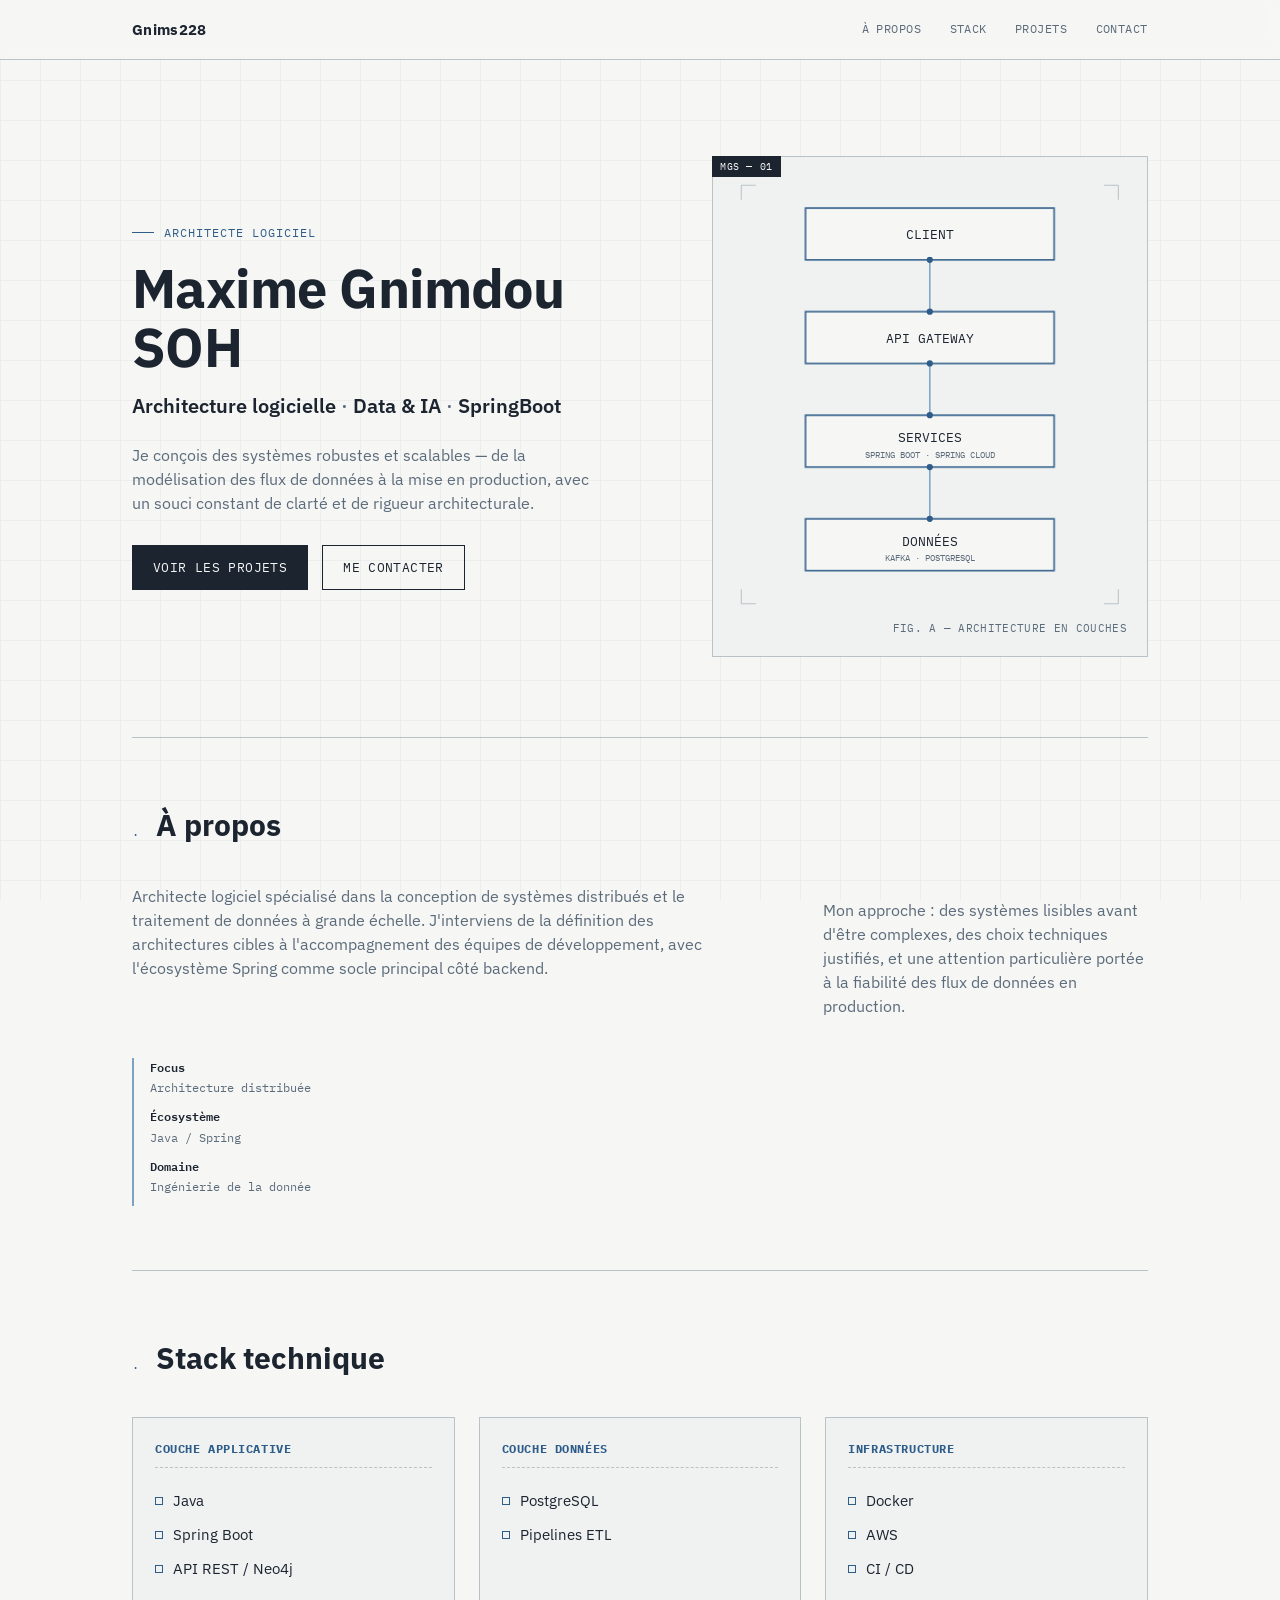
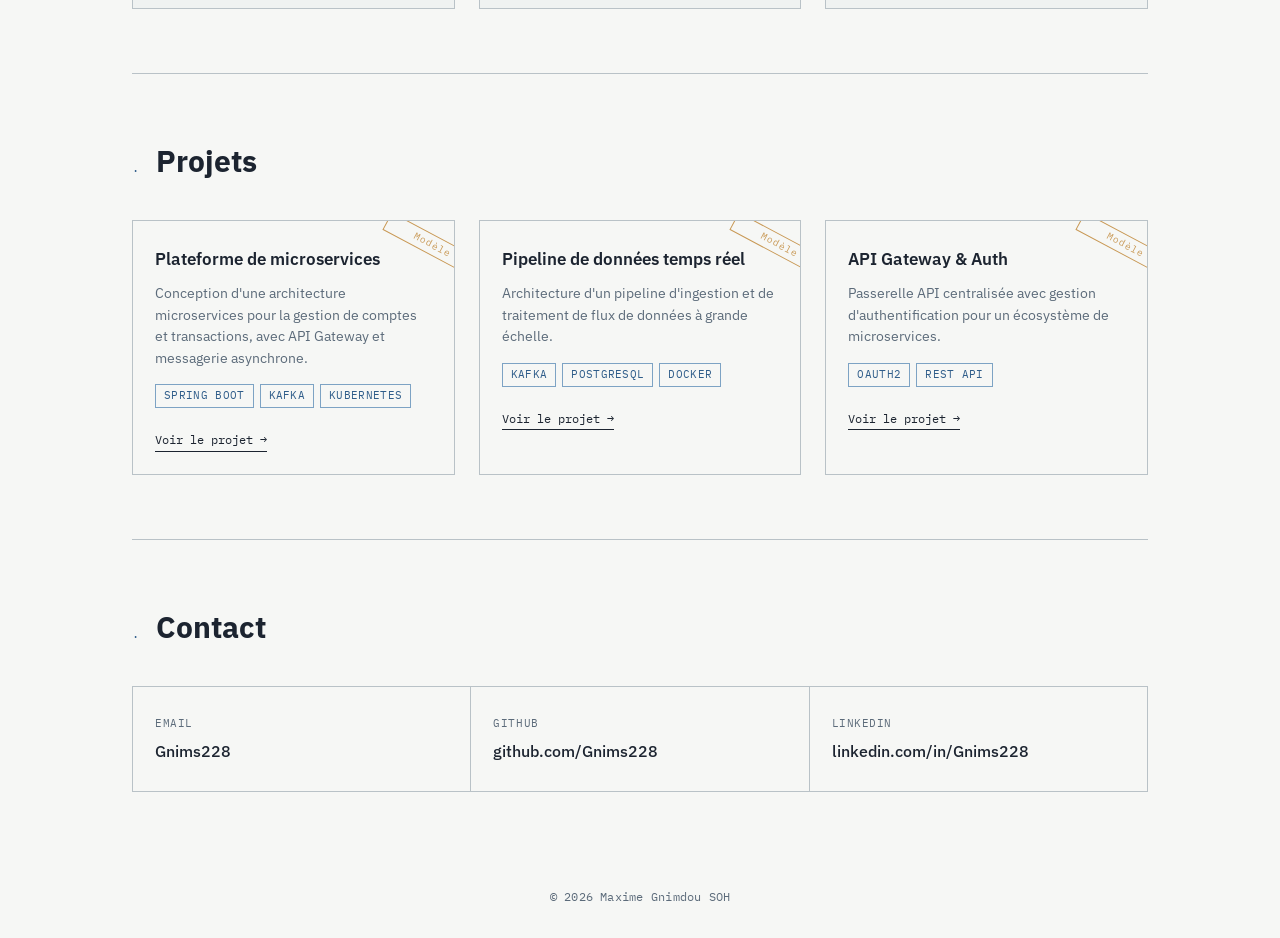
<file: index.html>
<!DOCTYPE html>
<html lang="fr">
<head>
    <meta charset="UTF-8">
    <meta name="viewport" content="width=device-width, initial-scale=1.0">
    <title>Maxime Gnimdou SOH — Architecte Logiciel</title>
    <meta name="description" content="Portfolio de Maxime Gnimdou SOH, architecte logiciel spécialisé en data et Spring.">
    <link rel="preconnect" href="https://fonts.googleapis.com">
    <link rel="preconnect" href="https://fonts.gstatic.com" crossorigin>
    <link href="https://fonts.googleapis.com/css2?family=IBM+Plex+Sans:wght@400;500;600;700&family=IBM+Plex+Mono:wght@400;500;600&display=swap" rel="stylesheet">
    <link rel="stylesheet" href="style.css">
</head>
<body>

<div class="grid-bg" aria-hidden="true"></div>

<header class="nav">
    <div class="nav-inner">
        <div class="nav-name"><strong>Gnims228</strong></div>
        <nav class="nav-links">
            <a href="#apropos">À propos</a>
            <a href="#stack">Stack</a>
            <a href="#projets">Projets</a>
            <a href="#contact">Contact</a>
        </nav>
    </div>
</header>

<main class="wrap">

    <!-- ============ HERO ============ -->
    <section class="hero" style="border-top:none; padding-top:96px;">
        <div>
            <div class="hero-eyebrow">Architecte Logiciel</div>
            <h1>Maxime Gnimdou<br>SOH</h1>
            <p class="role"> <strong>Architecture logicielle</strong> · <strong>Data & IA</strong> · <strong>SpringBoot</strong></p>
            <p class="lede">
                Je conçois des systèmes robustes et scalables — de la modélisation des flux de données
                à la mise en production, avec un souci constant de clarté et de rigueur architecturale.
            </p>
            <div class="hero-cta">
                <a href="#projets" class="btn primary">Voir les projets</a>
                <a href="#contact" class="btn ghost">Me contacter</a>
            </div>
        </div>

        <div class="diagram-frame">
            <svg viewBox="0 0 380 420" xmlns="http://www.w3.org/2000/svg" role="img" aria-label="Schéma d'une architecture logicielle en couches">
                <!-- repères de coin façon plan technique -->
                <g stroke="#B9C2C7" stroke-width="1">
                    <path d="M8,8 L8,22 M8,8 L22,8"/>
                    <path d="M372,8 L372,22 M372,8 L358,8"/>
                    <path d="M8,412 L8,398 M8,412 L22,412"/>
                    <path d="M372,412 L372,398 M372,412 L358,412"/>
                </g>

                <!-- ligne verticale de liaison -->
                <line class="draw-line" x1="190" y1="55" x2="190" y2="365" stroke="#7DA3C4" stroke-width="1.5"/>

                <!-- CLIENT -->
                <rect class="draw-rect" x="70" y="30" width="240" height="50" fill="#F6F7F5" stroke="#2F5D8A" stroke-width="1.5"/>
                <text x="190" y="60" text-anchor="middle" font-family="IBM Plex Mono, monospace" font-size="13" fill="#1C2430">CLIENT</text>

                <!-- API GATEWAY -->
                <rect class="draw-rect" x="70" y="130" width="240" height="50" fill="#F6F7F5" stroke="#2F5D8A" stroke-width="1.5"/>
                <text x="190" y="160" text-anchor="middle" font-family="IBM Plex Mono, monospace" font-size="13" fill="#1C2430">API GATEWAY</text>

                <!-- SERVICES -->
                <rect class="draw-rect" x="70" y="230" width="240" height="50" fill="#F6F7F5" stroke="#2F5D8A" stroke-width="1.5"/>
                <text x="190" y="256" text-anchor="middle" font-family="IBM Plex Mono, monospace" font-size="13" fill="#1C2430">SERVICES</text>
                <text x="190" y="271" text-anchor="middle" font-family="IBM Plex Mono, monospace" font-size="9" fill="#5C6B7A">SPRING BOOT · SPRING CLOUD</text>

                <!-- DONNEES -->
                <rect class="draw-rect" x="70" y="330" width="240" height="50" fill="#F6F7F5" stroke="#2F5D8A" stroke-width="1.5"/>
                <text x="190" y="356" text-anchor="middle" font-family="IBM Plex Mono, monospace" font-size="13" fill="#1C2430">DONNÉES</text>
                <text x="190" y="371" text-anchor="middle" font-family="IBM Plex Mono, monospace" font-size="9" fill="#5C6B7A">KAFKA · POSTGRESQL</text>

                <!-- connecteurs -->
                <g fill="#2F5D8A">
                    <circle cx="190" cy="80" r="3"/>
                    <circle cx="190" cy="130" r="3"/>
                    <circle cx="190" cy="180" r="3"/>
                    <circle cx="190" cy="230" r="3"/>
                    <circle cx="190" cy="280" r="3"/>
                    <circle cx="190" cy="330" r="3"/>
                </g>
            </svg>
            <div class="diagram-caption">FIG. A — ARCHITECTURE EN COUCHES</div>
        </div>
    </section>

    <!-- ============ A PROPOS ============ -->
    <section id="apropos">
        <div class="section-head">
            <span class="fig">.</span>
            <h2>À propos</h2>
        </div>
        <div class="grid-two">
            <p>
                Architecte logiciel spécialisé dans la conception de systèmes distribués et le traitement
                de données à grande échelle. J'interviens de la définition des architectures cibles à
                l'accompagnement des équipes de développement, avec l'écosystème Spring comme socle
                principal côté backend.
            </p>
            <p>
                Mon approche : des systèmes lisibles avant d'être complexes, des choix techniques justifiés,
                et une attention particulière portée à la fiabilité des flux de données en production.
            </p>
            <div class="side-note">
                <div><span>Focus</span>Architecture distribuée</div>
                <div><span>Écosystème</span>Java / Spring</div>
                <div><span>Domaine</span>Ingénierie de la donnée</div>
            </div>
        </div>
    </section>

    <!-- ============ STACK ============ -->
    <section id="stack">
        <div class="section-head">
            <span class="fig">.</span>
            <h2>Stack technique</h2>
        </div>
        <div class="stack-grid">
            <div class="module">
                <h3>Couche applicative</h3>
                <ul>
                    <li>Java</li>
                    <li>Spring Boot</li>
                    <!--<li>Spring Cloud</li>-->
                    <!--<li>Architecture hexagonale</li>-->
                    <li>API REST / Neo4j</li>
                </ul>
            </div>
            <div class="module">
                <h3>Couche données</h3>
                <ul>
                    <li>PostgreSQL</li>
                    <!--<li>Apache Kafka</li>-->
                    <!--<li>Redis</li>-->
                    <li>Pipelines ETL</li>
                </ul>
            </div>
            <div class="module">
                <h3>Infrastructure</h3>
                <ul>
                    <li>Docker</li>
                    <!--<li>Kubernetes</li>-->
                    <li>AWS</li>
                    <li>CI / CD</li>
                </ul>
            </div>
        </div>
    </section>

    <!-- ============ PROJETS ============ -->
    <!-- Section modèle : remplace le titre, la description, les tags et le lien de chaque carte par tes vrais projets. -->
    <section id="projets">
        <div class="section-head">
            <span class="fig">.</span>
            <h2>Projets</h2>
        </div>
        <div class="projects-grid">

            <!-- MODIFIE-MOI : projet 1 -->
            <div class="project-card">
                <div class="stamp">Modèle</div>
                <h3>Plateforme de microservices</h3>
                <p>Conception d'une architecture microservices pour la gestion de comptes et transactions, avec API Gateway et messagerie asynchrone.</p>
                <div class="tag-row">
                    <span class="tag">Spring Boot</span>
                    <span class="tag">Kafka</span>
                    <span class="tag">Kubernetes</span>
                </div>
                <a href="#" class="project-link">Voir le projet →</a>
            </div>

            <!-- MODIFIE-MOI : projet 2 -->
            <div class="project-card">
                <div class="stamp">Modèle</div>
                <h3>Pipeline de données temps réel</h3>
                <p>Architecture d'un pipeline d'ingestion et de traitement de flux de données à grande échelle.</p>
                <div class="tag-row">
                    <span class="tag">Kafka</span>
                    <span class="tag">PostgreSQL</span>
                    <span class="tag">Docker</span>
                </div>
                <a href="#" class="project-link">Voir le projet →</a>
            </div>

            <!-- MODIFIE-MOI : projet 3 -->
            <div class="project-card">
                <div class="stamp">Modèle</div>
                <h3>API Gateway & Auth</h3>
                <p>Passerelle API centralisée avec gestion d'authentification pour un écosystème de microservices.</p>
                <div class="tag-row">
                    <!--<span class="tag">Spring Cloud</span>-->
                    <span class="tag">OAuth2</span>
                    <span class="tag">REST API</span>
                </div>
                <a href="#" class="project-link">Voir le projet →</a>
            </div>

        </div>
    </section>

    <!-- ============ CONTACT ============ -->
    <!-- MODIFIE-MOI : remplace les valeurs ci-dessous par tes vrais liens -->
    <section id="contact">
        <div class="section-head">
            <span class="fig">.</span>
            <h2>Contact</h2>
        </div>
        <div class="contact-grid">
            <div class="contact-port">
                <div class="label">Email</div>
                <a class="value" href="mailto:gnimdou.soh.ppep@gmail.com">Gnims228</a>
            </div>
            <div class="contact-port">
                <div class="label">GitHub</div>
                <a class="value" href="https://github.com/Gnims228" target="_blank" rel="noopener">github.com/Gnims228</a>
            </div>
            <div class="contact-port">
                <div class="label">LinkedIn</div>
                <a class="value" href="https://www.linkedin.com/in/gnimdou-maxime-soh-4829111b9" target="_blank" rel="noopener">linkedin.com/in/Gnims228</a>
            </div>
        </div>
    </section>

</main>

<footer>
    © 2026 Maxime Gnimdou SOH
</footer>

</body>
</html>
</file>
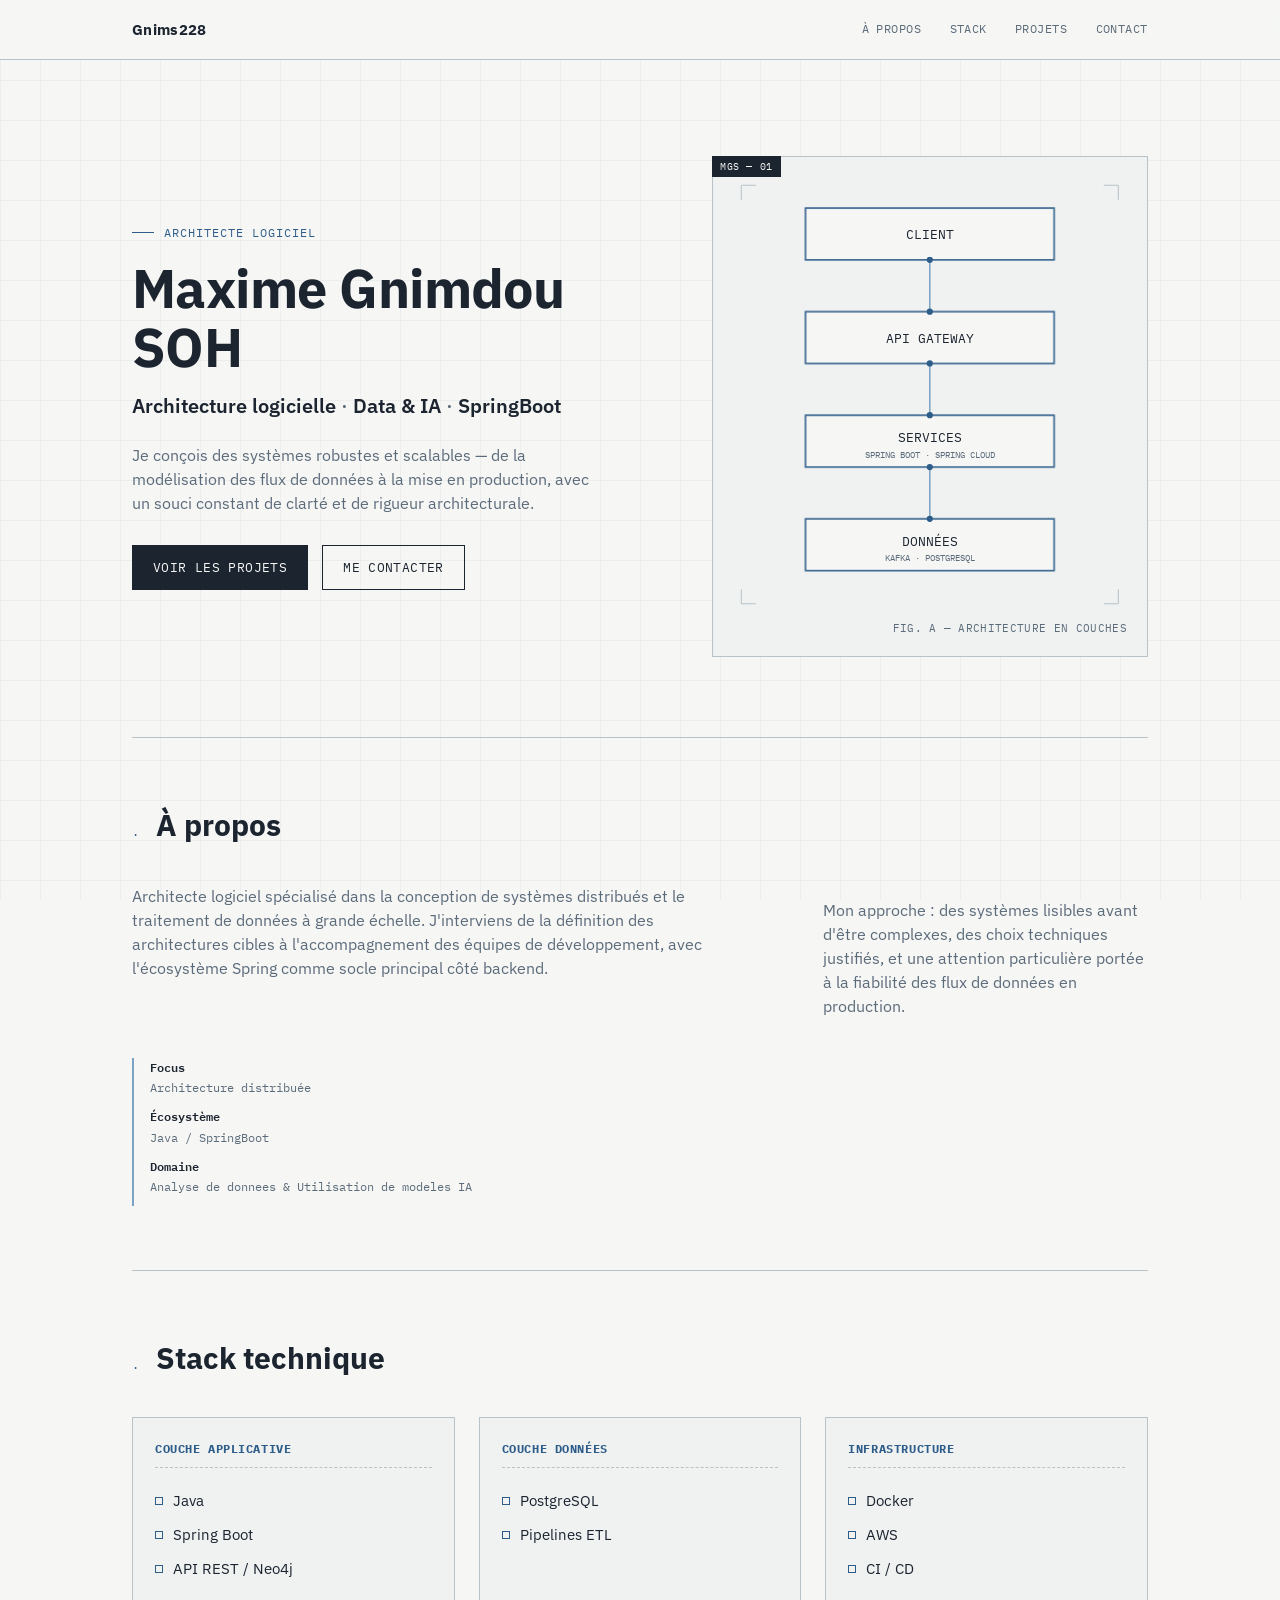
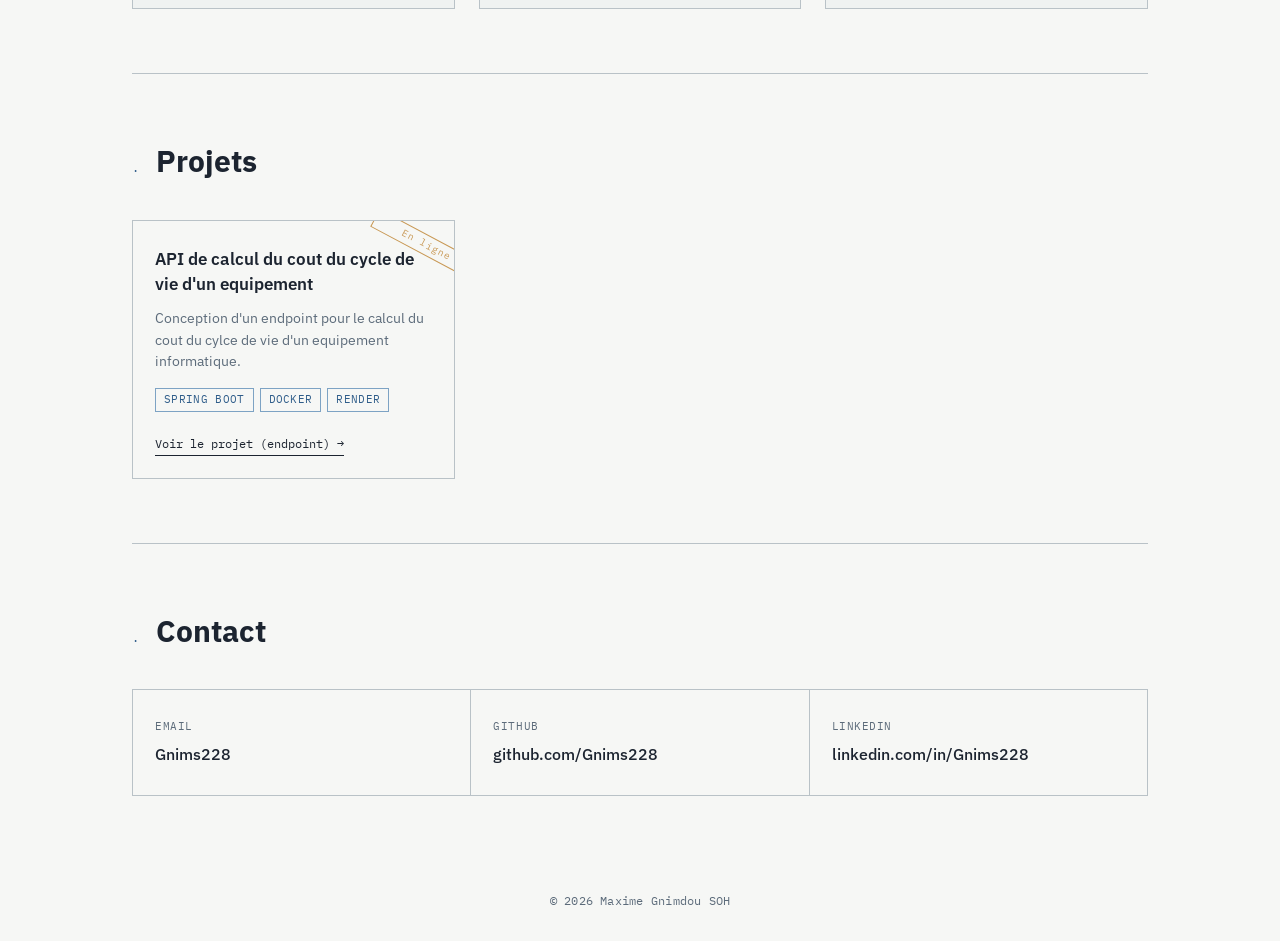
<file: docs/index.html>
<!DOCTYPE html>
<html lang="fr">
<head>
    <meta charset="UTF-8">
    <meta name="viewport" content="width=device-width, initial-scale=1.0">
    <title>Maxime Gnimdou SOH — Architecte Logiciel</title>
    <meta name="description" content="Portfolio de Maxime Gnimdou SOH, architecte logiciel spécialisé en data et Spring.">
    <link rel="preconnect" href="https://fonts.googleapis.com">
    <link rel="preconnect" href="https://fonts.gstatic.com" crossorigin>
    <link href="https://fonts.googleapis.com/css2?family=IBM+Plex+Sans:wght@400;500;600;700&family=IBM+Plex+Mono:wght@400;500;600&display=swap" rel="stylesheet">
    <link rel="stylesheet" href="style.css">
</head>
<body>

<div class="grid-bg" aria-hidden="true"></div>

<header class="nav">
    <div class="nav-inner">
        <div class="nav-name"><strong>Gnims228</strong></div>
        <nav class="nav-links">
            <a href="#apropos">À propos</a>
            <a href="#stack">Stack</a>
            <a href="#projets">Projets</a>
            <a href="#contact">Contact</a>
        </nav>
    </div>
</header>

<main class="wrap">

    <!-- ============ HERO ============ -->
    <section class="hero" style="border-top:none; padding-top:96px;">
        <div>
            <div class="hero-eyebrow">Architecte Logiciel</div>
            <h1>Maxime Gnimdou<br>SOH</h1>
            <p class="role"> <strong>Architecture logicielle</strong> · <strong>Data & IA</strong> · <strong>SpringBoot</strong></p>
            <p class="lede">
                Je conçois des systèmes robustes et scalables — de la modélisation des flux de données
                à la mise en production, avec un souci constant de clarté et de rigueur architecturale.
            </p>
            <div class="hero-cta">
                <a href="#projets" class="btn primary">Voir les projets</a>
                <a href="#contact" class="btn ghost">Me contacter</a>
            </div>
        </div>

        <div class="diagram-frame">
            <svg viewBox="0 0 380 420" xmlns="http://www.w3.org/2000/svg" role="img" aria-label="Schéma d'une architecture logicielle en couches">
                <!-- repères de coin façon plan technique -->
                <g stroke="#B9C2C7" stroke-width="1">
                    <path d="M8,8 L8,22 M8,8 L22,8"/>
                    <path d="M372,8 L372,22 M372,8 L358,8"/>
                    <path d="M8,412 L8,398 M8,412 L22,412"/>
                    <path d="M372,412 L372,398 M372,412 L358,412"/>
                </g>

                <!-- ligne verticale de liaison -->
                <line class="draw-line" x1="190" y1="55" x2="190" y2="365" stroke="#7DA3C4" stroke-width="1.5"/>

                <!-- CLIENT -->
                <rect class="draw-rect" x="70" y="30" width="240" height="50" fill="#F6F7F5" stroke="#2F5D8A" stroke-width="1.5"/>
                <text x="190" y="60" text-anchor="middle" font-family="IBM Plex Mono, monospace" font-size="13" fill="#1C2430">CLIENT</text>

                <!-- API GATEWAY -->
                <rect class="draw-rect" x="70" y="130" width="240" height="50" fill="#F6F7F5" stroke="#2F5D8A" stroke-width="1.5"/>
                <text x="190" y="160" text-anchor="middle" font-family="IBM Plex Mono, monospace" font-size="13" fill="#1C2430">API GATEWAY</text>

                <!-- SERVICES -->
                <rect class="draw-rect" x="70" y="230" width="240" height="50" fill="#F6F7F5" stroke="#2F5D8A" stroke-width="1.5"/>
                <text x="190" y="256" text-anchor="middle" font-family="IBM Plex Mono, monospace" font-size="13" fill="#1C2430">SERVICES</text>
                <text x="190" y="271" text-anchor="middle" font-family="IBM Plex Mono, monospace" font-size="9" fill="#5C6B7A">SPRING BOOT · SPRING CLOUD</text>

                <!-- DONNEES -->
                <rect class="draw-rect" x="70" y="330" width="240" height="50" fill="#F6F7F5" stroke="#2F5D8A" stroke-width="1.5"/>
                <text x="190" y="356" text-anchor="middle" font-family="IBM Plex Mono, monospace" font-size="13" fill="#1C2430">DONNÉES</text>
                <text x="190" y="371" text-anchor="middle" font-family="IBM Plex Mono, monospace" font-size="9" fill="#5C6B7A">KAFKA · POSTGRESQL</text>

                <!-- connecteurs -->
                <g fill="#2F5D8A">
                    <circle cx="190" cy="80" r="3"/>
                    <circle cx="190" cy="130" r="3"/>
                    <circle cx="190" cy="180" r="3"/>
                    <circle cx="190" cy="230" r="3"/>
                    <circle cx="190" cy="280" r="3"/>
                    <circle cx="190" cy="330" r="3"/>
                </g>
            </svg>
            <div class="diagram-caption">FIG. A — ARCHITECTURE EN COUCHES</div>
        </div>
    </section>

    <!-- ============ A PROPOS ============ -->
    <section id="apropos">
        <div class="section-head">
            <span class="fig">.</span>
            <h2>À propos</h2>
        </div>
        <div class="grid-two">
            <p>
                Architecte logiciel spécialisé dans la conception de systèmes distribués et le traitement
                de données à grande échelle. J'interviens de la définition des architectures cibles à
                l'accompagnement des équipes de développement, avec l'écosystème Spring comme socle
                principal côté backend.
            </p>
            <p>
                Mon approche : des systèmes lisibles avant d'être complexes, des choix techniques justifiés,
                et une attention particulière portée à la fiabilité des flux de données en production.
            </p>
            <div class="side-note">
                <div><span>Focus</span>Architecture distribuée</div>
                <div><span>Écosystème</span>Java / SpringBoot</div>
                <div><span>Domaine</span>Analyse de donnees & Utilisation de modeles IA</div>
            </div>
        </div>
    </section>

    <!-- ============ STACK ============ -->
    <section id="stack">
        <div class="section-head">
            <span class="fig">.</span>
            <h2>Stack technique</h2>
        </div>
        <div class="stack-grid">
            <div class="module">
                <h3>Couche applicative</h3>
                <ul>
                    <li>Java</li>
                    <li>Spring Boot</li>
                    <!--<li>Spring Cloud</li>-->
                    <!--<li>Architecture hexagonale</li>-->
                    <li>API REST / Neo4j</li>
                </ul>
            </div>
            <div class="module">
                <h3>Couche données</h3>
                <ul>
                    <li>PostgreSQL</li>
                    <!--<li>Apache Kafka</li>-->
                    <!--<li>Redis</li>-->
                    <li>Pipelines ETL</li>
                </ul>
            </div>
            <div class="module">
                <h3>Infrastructure</h3>
                <ul>
                    <li>Docker</li>
                    <!--<li>Kubernetes</li>-->
                    <li>AWS</li>
                    <li>CI / CD</li>
                </ul>
            </div>
        </div>
    </section>

    <!-- ============ PROJETS ============ -->
    <!-- Section modèle : remplace le titre, la description, les tags et le lien de chaque carte par tes vrais projets. -->
    <section id="projets">
        <div class="section-head">
            <span class="fig">.</span>
            <h2>Projets</h2>
        </div>
        <div class="projects-grid">

            <!-- MODIFIE-MOI : projet 1 -->
            <div class="project-card">
                <div class="stamp">En ligne</div>
                <h3>API de calcul du cout du cycle de vie d'un equipement</h3>
                <p>Conception d'un endpoint pour le calcul du cout du cylce de vie d'un equipement informatique.</p>
                <div class="tag-row">
                    <span class="tag">Spring Boot</span>
                    <span class="tag">Docker</span>
                    <span class="tag">Render</span>
                </div>
                <a href="https://ccv-q8ft.onrender.com/ccv" class="project-link">Voir le projet (endpoint) →</a>
            </div>

            <!-- MODIFIE-MOI : projet 2 -->

        </div>
    </section>

    <!-- ============ CONTACT ============ -->
    <!-- MODIFIE-MOI : remplace les valeurs ci-dessous par tes vrais liens -->
    <section id="contact">
        <div class="section-head">
            <span class="fig">.</span>
            <h2>Contact</h2>
        </div>
        <div class="contact-grid">
            <div class="contact-port">
                <div class="label">Email</div>
                <a class="value" href="mailto:gnimdou.soh.ppep@gmail.com">Gnims228</a>
            </div>
            <div class="contact-port">
                <div class="label">GitHub</div>
                <a class="value" href="https://github.com/Gnims228" target="_blank" rel="noopener">github.com/Gnims228</a>
            </div>
            <div class="contact-port">
                <div class="label">LinkedIn</div>
                <a class="value" href="https://www.linkedin.com/in/gnimdou-maxime-soh-4829111b9" target="_blank" rel="noopener">linkedin.com/in/Gnims228</a>
            </div>
        </div>
    </section>

</main>

<footer>
    © 2026 Maxime Gnimdou SOH
</footer>

</body>
</html>
</file>
<file: style.css>
:root {
    --paper: #F6F7F5;
    --paper-alt: #EFF2F1;
    --ink: #1C2430;
    --slate: #5C6B7A;
    --blueprint: #2F5D8A;
    --blueprint-light: #7DA3C4;
    --amber: #B9791F;
    --line: #D7DCDF;
    --line-strong: #B9C2C7;
    --sans: 'IBM Plex Sans', -apple-system, sans-serif;
    --mono: 'IBM Plex Mono', ui-monospace, monospace;
}

* { margin: 0; padding: 0; box-sizing: border-box; }

html { scroll-behavior: smooth; }

body {
    background: var(--paper);
    color: var(--ink);
    font-family: var(--sans);
    line-height: 1.5;
    position: relative;
    overflow-x: hidden;
}

/* Fond quadrillé, discret, façon papier calque */
.grid-bg {
    position: fixed;
    inset: 0;
    z-index: -1;
    background-image:
            linear-gradient(var(--line) 1px, transparent 1px),
            linear-gradient(90deg, var(--line) 1px, transparent 1px);
    background-size: 40px 40px;
    opacity: 0.35;
}

a { color: inherit; text-decoration: none; }
a:focus-visible, button:focus-visible {
    outline: 2px solid var(--blueprint);
    outline-offset: 3px;
}

.wrap {
    max-width: 1080px;
    margin: 0 auto;
    padding: 0 32px;
}

/* ---------- NAV ---------- */
header.nav {
    position: sticky;
    top: 0;
    z-index: 10;
    background: rgba(246, 247, 245, 0.88);
    backdrop-filter: blur(6px);
    border-bottom: 1px solid var(--line-strong);
}
.nav-inner {
    max-width: 1080px;
    margin: 0 auto;
    padding: 18px 32px;
    display: flex;
    justify-content: space-between;
    align-items: center;
    flex-wrap: wrap;
    gap: 12px;
}
.nav-name {
    font-weight: 600;
    font-size: 0.95rem;
    letter-spacing: 0.02em;
}
.nav-links {
    display: flex;
    gap: 28px;
    font-family: var(--mono);
    font-size: 0.78rem;
    letter-spacing: 0.04em;
    text-transform: uppercase;
}
.nav-links a {
    color: var(--slate);
    position: relative;
    padding-bottom: 3px;
    transition: color 0.2s ease;
}
.nav-links a:hover { color: var(--blueprint); }
.nav-links a::after {
    content: "";
    position: absolute;
    left: 0; bottom: 0;
    width: 0%;
    height: 1px;
    background: var(--blueprint);
    transition: width 0.25s ease;
}
.nav-links a:hover::after { width: 100%; }

/* ---------- HERO ---------- */
.hero {
    padding: 96px 0 80px;
    display: grid;
    grid-template-columns: 1.1fr 0.9fr;
    gap: 48px;
    align-items: center;
}
.hero-eyebrow {
    font-family: var(--mono);
    font-size: 0.78rem;
    color: var(--blueprint);
    letter-spacing: 0.08em;
    text-transform: uppercase;
    margin-bottom: 18px;
    display: flex;
    align-items: center;
    gap: 10px;
}
.hero-eyebrow::before {
    content: "";
    width: 22px; height: 1px;
    background: var(--blueprint);
}
.hero h1 {
    font-size: clamp(2.2rem, 4.4vw, 3.4rem);
    font-weight: 700;
    line-height: 1.08;
    letter-spacing: -0.01em;
    margin-bottom: 14px;
}
.hero .role {
    font-size: clamp(1.05rem, 2vw, 1.25rem);
    color: var(--slate);
    font-weight: 500;
    margin-bottom: 22px;
}
.hero .role strong { color: var(--ink); font-weight: 600; }
.hero p.lede {
    max-width: 46ch;
    color: var(--slate);
    font-size: 1rem;
    margin-bottom: 30px;
}
.hero-cta {
    display: flex;
    gap: 14px;
    flex-wrap: wrap;
}
.btn {
    font-family: var(--mono);
    font-size: 0.8rem;
    letter-spacing: 0.03em;
    text-transform: uppercase;
    padding: 12px 20px;
    border: 1px solid var(--ink);
    display: inline-flex;
    align-items: center;
    gap: 8px;
    transition: background 0.2s ease, color 0.2s ease;
}
.btn.primary { background: var(--ink); color: var(--paper); }
.btn.primary:hover { background: var(--blueprint); border-color: var(--blueprint); }
.btn.ghost:hover { background: var(--ink); color: var(--paper); }

/* ---------- DIAGRAM ---------- */
.diagram-frame {
    position: relative;
    border: 1px solid var(--line-strong);
    background: var(--paper-alt);
    padding: 20px;
}
.diagram-frame::before {
    content: "MGS — 01";
    position: absolute;
    top: -1px; left: -1px;
    background: var(--ink);
    color: var(--paper);
    font-family: var(--mono);
    font-size: 0.65rem;
    padding: 3px 8px;
    letter-spacing: 0.05em;
}
.diagram-frame svg { width: 100%; height: auto; display: block; }
.diagram-caption {
    font-family: var(--mono);
    font-size: 0.68rem;
    color: var(--slate);
    text-align: right;
    margin-top: 8px;
    letter-spacing: 0.03em;
}

.draw-line {
    stroke-dasharray: 400;
    stroke-dashoffset: 400;
    animation: draw 1.6s ease forwards 0.2s;
}
.draw-rect {
    opacity: 0;
    animation: fadeUp 0.6s ease forwards;
}
.diagram-frame svg rect.draw-rect:nth-of-type(1) { animation-delay: 0.3s; }
@keyframes draw { to { stroke-dashoffset: 0; } }
@keyframes fadeUp {
    from { opacity: 0; transform: translateY(6px); }
    to { opacity: 1; transform: translateY(0); }
}

@media (prefers-reduced-motion: reduce) {
    .draw-line, .draw-rect { animation: none !important; opacity: 1 !important; stroke-dashoffset: 0 !important; }
    html { scroll-behavior: auto; }
}

/* ---------- SECTIONS ---------- */
section {
    padding: 64px 0;
    border-top: 1px solid var(--line-strong);
}
.section-head {
    display: flex;
    align-items: baseline;
    gap: 16px;
    margin-bottom: 36px;
    flex-wrap: wrap;
}
.fig {
    font-family: var(--mono);
    font-size: 0.78rem;
    color: var(--blueprint);
    letter-spacing: 0.06em;
}
.section-head h2 {
    font-size: clamp(1.4rem, 2.6vw, 1.9rem);
    font-weight: 700;
}

/* About */
#apropos .grid-two {
    display: grid;
    grid-template-columns: 2fr 1fr;
    gap: 40px;
}
#apropos p {
    color: var(--slate);
    max-width: 62ch;
    font-size: 1rem;
}
#apropos p + p { margin-top: 14px; }
.side-note {
    font-family: var(--mono);
    font-size: 0.78rem;
    color: var(--slate);
    border-left: 2px solid var(--blueprint-light);
    padding-left: 16px;
}
.side-note div { margin-bottom: 10px; }
.side-note span { color: var(--ink); display: block; font-weight: 600; margin-bottom: 2px; }

/* Stack */
.stack-grid {
    display: grid;
    grid-template-columns: repeat(3, 1fr);
    gap: 24px;
}
.module {
    border: 1px solid var(--line-strong);
    padding: 22px;
    background: var(--paper-alt);
}
.module h3 {
    font-family: var(--mono);
    font-size: 0.72rem;
    text-transform: uppercase;
    letter-spacing: 0.05em;
    color: var(--blueprint);
    margin-bottom: 16px;
    padding-bottom: 10px;
    border-bottom: 1px dashed var(--line-strong);
}
.module ul { list-style: none; }
.module li {
    font-size: 0.92rem;
    padding: 6px 0;
    display: flex;
    align-items: center;
    gap: 10px;
}
.module li::before {
    content: "";
    width: 6px; height: 6px;
    border: 1px solid var(--blueprint);
    flex-shrink: 0;
}

/* Projects */
.projects-grid {
    display: grid;
    grid-template-columns: repeat(3, 1fr);
    gap: 24px;
}
.project-card {
    position: relative;
    border: 1px solid var(--line-strong);
    padding: 26px 22px 22px;
    background: var(--paper);
    transition: border-color 0.2s ease, transform 0.2s ease;
    overflow: hidden;
}
.project-card:hover {
    border-color: var(--blueprint);
    transform: translateY(-3px);
}
.stamp {
    position: absolute;
    top: 14px; right: -30px;
    transform: rotate(28deg);
    font-family: var(--mono);
    font-size: 0.6rem;
    letter-spacing: 0.08em;
    color: var(--amber);
    border: 1px solid var(--amber);
    padding: 2px 30px;
    opacity: 0.75;
    pointer-events: none;
}
.project-card h3 {
    font-size: 1.05rem;
    font-weight: 600;
    margin-bottom: 10px;
    padding-right: 10px;
}
.project-card p {
    color: var(--slate);
    font-size: 0.9rem;
    margin-bottom: 16px;
}
.tag-row {
    display: flex;
    flex-wrap: wrap;
    gap: 6px;
    margin-bottom: 18px;
}
.tag {
    font-family: var(--mono);
    font-size: 0.66rem;
    text-transform: uppercase;
    letter-spacing: 0.03em;
    border: 1px solid var(--blueprint-light);
    color: var(--blueprint);
    padding: 3px 8px;
}
.project-link {
    font-family: var(--mono);
    font-size: 0.78rem;
    color: var(--ink);
    border-bottom: 1px solid var(--ink);
    padding-bottom: 2px;
    display: inline-block;
}
.project-link:hover { color: var(--blueprint); border-color: var(--blueprint); }

/* Contact */
.contact-grid {
    display: grid;
    grid-template-columns: repeat(3, 1fr);
    gap: 1px;
    background: var(--line-strong);
    border: 1px solid var(--line-strong);
}
.contact-port {
    background: var(--paper);
    padding: 28px 22px;
    transition: background 0.2s ease;
}
.contact-port:hover { background: var(--paper-alt); }
.contact-port .label {
    font-family: var(--mono);
    font-size: 0.68rem;
    text-transform: uppercase;
    color: var(--slate);
    letter-spacing: 0.05em;
    margin-bottom: 8px;
}
.contact-port .value {
    font-size: 0.98rem;
    font-weight: 500;
    word-break: break-word;
}
.contact-port a.value:hover { color: var(--blueprint); }

footer {
    padding: 32px;
    text-align: center;
    font-family: var(--mono);
    font-size: 0.72rem;
    color: var(--slate);
    letter-spacing: 0.02em;
}

/* ---------- RESPONSIVE ---------- */
@media (max-width: 860px) {
    .hero { grid-template-columns: 1fr; padding-top: 64px; }
    .diagram-frame { max-width: 380px; }
    #apropos .grid-two { grid-template-columns: 1fr; }
    .stack-grid, .projects-grid { grid-template-columns: 1fr; }
    .contact-grid { grid-template-columns: 1fr; }
}
@media (max-width: 560px) {
    .wrap, .nav-inner { padding-left: 20px; padding-right: 20px; }
    .nav-links { gap: 18px; }
}
</file>
<file: docs/style.css>
:root {
    --paper: #F6F7F5;
    --paper-alt: #EFF2F1;
    --ink: #1C2430;
    --slate: #5C6B7A;
    --blueprint: #2F5D8A;
    --blueprint-light: #7DA3C4;
    --amber: #B9791F;
    --line: #D7DCDF;
    --line-strong: #B9C2C7;
    --sans: 'IBM Plex Sans', -apple-system, sans-serif;
    --mono: 'IBM Plex Mono', ui-monospace, monospace;
}

* { margin: 0; padding: 0; box-sizing: border-box; }

html { scroll-behavior: smooth; }

body {
    background: var(--paper);
    color: var(--ink);
    font-family: var(--sans);
    line-height: 1.5;
    position: relative;
    overflow-x: hidden;
}

/* Fond quadrillé, discret, façon papier calque */
.grid-bg {
    position: fixed;
    inset: 0;
    z-index: -1;
    background-image:
            linear-gradient(var(--line) 1px, transparent 1px),
            linear-gradient(90deg, var(--line) 1px, transparent 1px);
    background-size: 40px 40px;
    opacity: 0.35;
}

a { color: inherit; text-decoration: none; }
a:focus-visible, button:focus-visible {
    outline: 2px solid var(--blueprint);
    outline-offset: 3px;
}

.wrap {
    max-width: 1080px;
    margin: 0 auto;
    padding: 0 32px;
}

/* ---------- NAV ---------- */
header.nav {
    position: sticky;
    top: 0;
    z-index: 10;
    background: rgba(246, 247, 245, 0.88);
    backdrop-filter: blur(6px);
    border-bottom: 1px solid var(--line-strong);
}
.nav-inner {
    max-width: 1080px;
    margin: 0 auto;
    padding: 18px 32px;
    display: flex;
    justify-content: space-between;
    align-items: center;
    flex-wrap: wrap;
    gap: 12px;
}
.nav-name {
    font-weight: 600;
    font-size: 0.95rem;
    letter-spacing: 0.02em;
}
.nav-links {
    display: flex;
    gap: 28px;
    font-family: var(--mono);
    font-size: 0.78rem;
    letter-spacing: 0.04em;
    text-transform: uppercase;
}
.nav-links a {
    color: var(--slate);
    position: relative;
    padding-bottom: 3px;
    transition: color 0.2s ease;
}
.nav-links a:hover { color: var(--blueprint); }
.nav-links a::after {
    content: "";
    position: absolute;
    left: 0; bottom: 0;
    width: 0%;
    height: 1px;
    background: var(--blueprint);
    transition: width 0.25s ease;
}
.nav-links a:hover::after { width: 100%; }

/* ---------- HERO ---------- */
.hero {
    padding: 96px 0 80px;
    display: grid;
    grid-template-columns: 1.1fr 0.9fr;
    gap: 48px;
    align-items: center;
}
.hero-eyebrow {
    font-family: var(--mono);
    font-size: 0.78rem;
    color: var(--blueprint);
    letter-spacing: 0.08em;
    text-transform: uppercase;
    margin-bottom: 18px;
    display: flex;
    align-items: center;
    gap: 10px;
}
.hero-eyebrow::before {
    content: "";
    width: 22px; height: 1px;
    background: var(--blueprint);
}
.hero h1 {
    font-size: clamp(2.2rem, 4.4vw, 3.4rem);
    font-weight: 700;
    line-height: 1.08;
    letter-spacing: -0.01em;
    margin-bottom: 14px;
}
.hero .role {
    font-size: clamp(1.05rem, 2vw, 1.25rem);
    color: var(--slate);
    font-weight: 500;
    margin-bottom: 22px;
}
.hero .role strong { color: var(--ink); font-weight: 600; }
.hero p.lede {
    max-width: 46ch;
    color: var(--slate);
    font-size: 1rem;
    margin-bottom: 30px;
}
.hero-cta {
    display: flex;
    gap: 14px;
    flex-wrap: wrap;
}
.btn {
    font-family: var(--mono);
    font-size: 0.8rem;
    letter-spacing: 0.03em;
    text-transform: uppercase;
    padding: 12px 20px;
    border: 1px solid var(--ink);
    display: inline-flex;
    align-items: center;
    gap: 8px;
    transition: background 0.2s ease, color 0.2s ease;
}
.btn.primary { background: var(--ink); color: var(--paper); }
.btn.primary:hover { background: var(--blueprint); border-color: var(--blueprint); }
.btn.ghost:hover { background: var(--ink); color: var(--paper); }

/* ---------- DIAGRAM ---------- */
.diagram-frame {
    position: relative;
    border: 1px solid var(--line-strong);
    background: var(--paper-alt);
    padding: 20px;
}
.diagram-frame::before {
    content: "MGS — 01";
    position: absolute;
    top: -1px; left: -1px;
    background: var(--ink);
    color: var(--paper);
    font-family: var(--mono);
    font-size: 0.65rem;
    padding: 3px 8px;
    letter-spacing: 0.05em;
}
.diagram-frame svg { width: 100%; height: auto; display: block; }
.diagram-caption {
    font-family: var(--mono);
    font-size: 0.68rem;
    color: var(--slate);
    text-align: right;
    margin-top: 8px;
    letter-spacing: 0.03em;
}

.draw-line {
    stroke-dasharray: 400;
    stroke-dashoffset: 400;
    animation: draw 1.6s ease forwards 0.2s;
}
.draw-rect {
    opacity: 0;
    animation: fadeUp 0.6s ease forwards;
}
.diagram-frame svg rect.draw-rect:nth-of-type(1) { animation-delay: 0.3s; }
@keyframes draw { to { stroke-dashoffset: 0; } }
@keyframes fadeUp {
    from { opacity: 0; transform: translateY(6px); }
    to { opacity: 1; transform: translateY(0); }
}

@media (prefers-reduced-motion: reduce) {
    .draw-line, .draw-rect { animation: none !important; opacity: 1 !important; stroke-dashoffset: 0 !important; }
    html { scroll-behavior: auto; }
}

/* ---------- SECTIONS ---------- */
section {
    padding: 64px 0;
    border-top: 1px solid var(--line-strong);
}
.section-head {
    display: flex;
    align-items: baseline;
    gap: 16px;
    margin-bottom: 36px;
    flex-wrap: wrap;
}
.fig {
    font-family: var(--mono);
    font-size: 0.78rem;
    color: var(--blueprint);
    letter-spacing: 0.06em;
}
.section-head h2 {
    font-size: clamp(1.4rem, 2.6vw, 1.9rem);
    font-weight: 700;
}

/* About */
#apropos .grid-two {
    display: grid;
    grid-template-columns: 2fr 1fr;
    gap: 40px;
}
#apropos p {
    color: var(--slate);
    max-width: 62ch;
    font-size: 1rem;
}
#apropos p + p { margin-top: 14px; }
.side-note {
    font-family: var(--mono);
    font-size: 0.78rem;
    color: var(--slate);
    border-left: 2px solid var(--blueprint-light);
    padding-left: 16px;
}
.side-note div { margin-bottom: 10px; }
.side-note span { color: var(--ink); display: block; font-weight: 600; margin-bottom: 2px; }

/* Stack */
.stack-grid {
    display: grid;
    grid-template-columns: repeat(3, 1fr);
    gap: 24px;
}
.module {
    border: 1px solid var(--line-strong);
    padding: 22px;
    background: var(--paper-alt);
}
.module h3 {
    font-family: var(--mono);
    font-size: 0.72rem;
    text-transform: uppercase;
    letter-spacing: 0.05em;
    color: var(--blueprint);
    margin-bottom: 16px;
    padding-bottom: 10px;
    border-bottom: 1px dashed var(--line-strong);
}
.module ul { list-style: none; }
.module li {
    font-size: 0.92rem;
    padding: 6px 0;
    display: flex;
    align-items: center;
    gap: 10px;
}
.module li::before {
    content: "";
    width: 6px; height: 6px;
    border: 1px solid var(--blueprint);
    flex-shrink: 0;
}

/* Projects */
.projects-grid {
    display: grid;
    grid-template-columns: repeat(3, 1fr);
    gap: 24px;
}
.project-card {
    position: relative;
    border: 1px solid var(--line-strong);
    padding: 26px 22px 22px;
    background: var(--paper);
    transition: border-color 0.2s ease, transform 0.2s ease;
    overflow: hidden;
}
.project-card:hover {
    border-color: var(--blueprint);
    transform: translateY(-3px);
}
.stamp {
    position: absolute;
    top: 14px; right: -30px;
    transform: rotate(28deg);
    font-family: var(--mono);
    font-size: 0.6rem;
    letter-spacing: 0.08em;
    color: var(--amber);
    border: 1px solid var(--amber);
    padding: 2px 30px;
    opacity: 0.75;
    pointer-events: none;
}
.project-card h3 {
    font-size: 1.05rem;
    font-weight: 600;
    margin-bottom: 10px;
    padding-right: 10px;
}
.project-card p {
    color: var(--slate);
    font-size: 0.9rem;
    margin-bottom: 16px;
}
.tag-row {
    display: flex;
    flex-wrap: wrap;
    gap: 6px;
    margin-bottom: 18px;
}
.tag {
    font-family: var(--mono);
    font-size: 0.66rem;
    text-transform: uppercase;
    letter-spacing: 0.03em;
    border: 1px solid var(--blueprint-light);
    color: var(--blueprint);
    padding: 3px 8px;
}
.project-link {
    font-family: var(--mono);
    font-size: 0.78rem;
    color: var(--ink);
    border-bottom: 1px solid var(--ink);
    padding-bottom: 2px;
    display: inline-block;
}
.project-link:hover { color: var(--blueprint); border-color: var(--blueprint); }

/* Contact */
.contact-grid {
    display: grid;
    grid-template-columns: repeat(3, 1fr);
    gap: 1px;
    background: var(--line-strong);
    border: 1px solid var(--line-strong);
}
.contact-port {
    background: var(--paper);
    padding: 28px 22px;
    transition: background 0.2s ease;
}
.contact-port:hover { background: var(--paper-alt); }
.contact-port .label {
    font-family: var(--mono);
    font-size: 0.68rem;
    text-transform: uppercase;
    color: var(--slate);
    letter-spacing: 0.05em;
    margin-bottom: 8px;
}
.contact-port .value {
    font-size: 0.98rem;
    font-weight: 500;
    word-break: break-word;
}
.contact-port a.value:hover { color: var(--blueprint); }

footer {
    padding: 32px;
    text-align: center;
    font-family: var(--mono);
    font-size: 0.72rem;
    color: var(--slate);
    letter-spacing: 0.02em;
}

/* ---------- RESPONSIVE ---------- */
@media (max-width: 860px) {
    .hero { grid-template-columns: 1fr; padding-top: 64px; }
    .diagram-frame { max-width: 380px; }
    #apropos .grid-two { grid-template-columns: 1fr; }
    .stack-grid, .projects-grid { grid-template-columns: 1fr; }
    .contact-grid { grid-template-columns: 1fr; }
}
@media (max-width: 560px) {
    .wrap, .nav-inner { padding-left: 20px; padding-right: 20px; }
    .nav-links { gap: 18px; }
}
</file>
